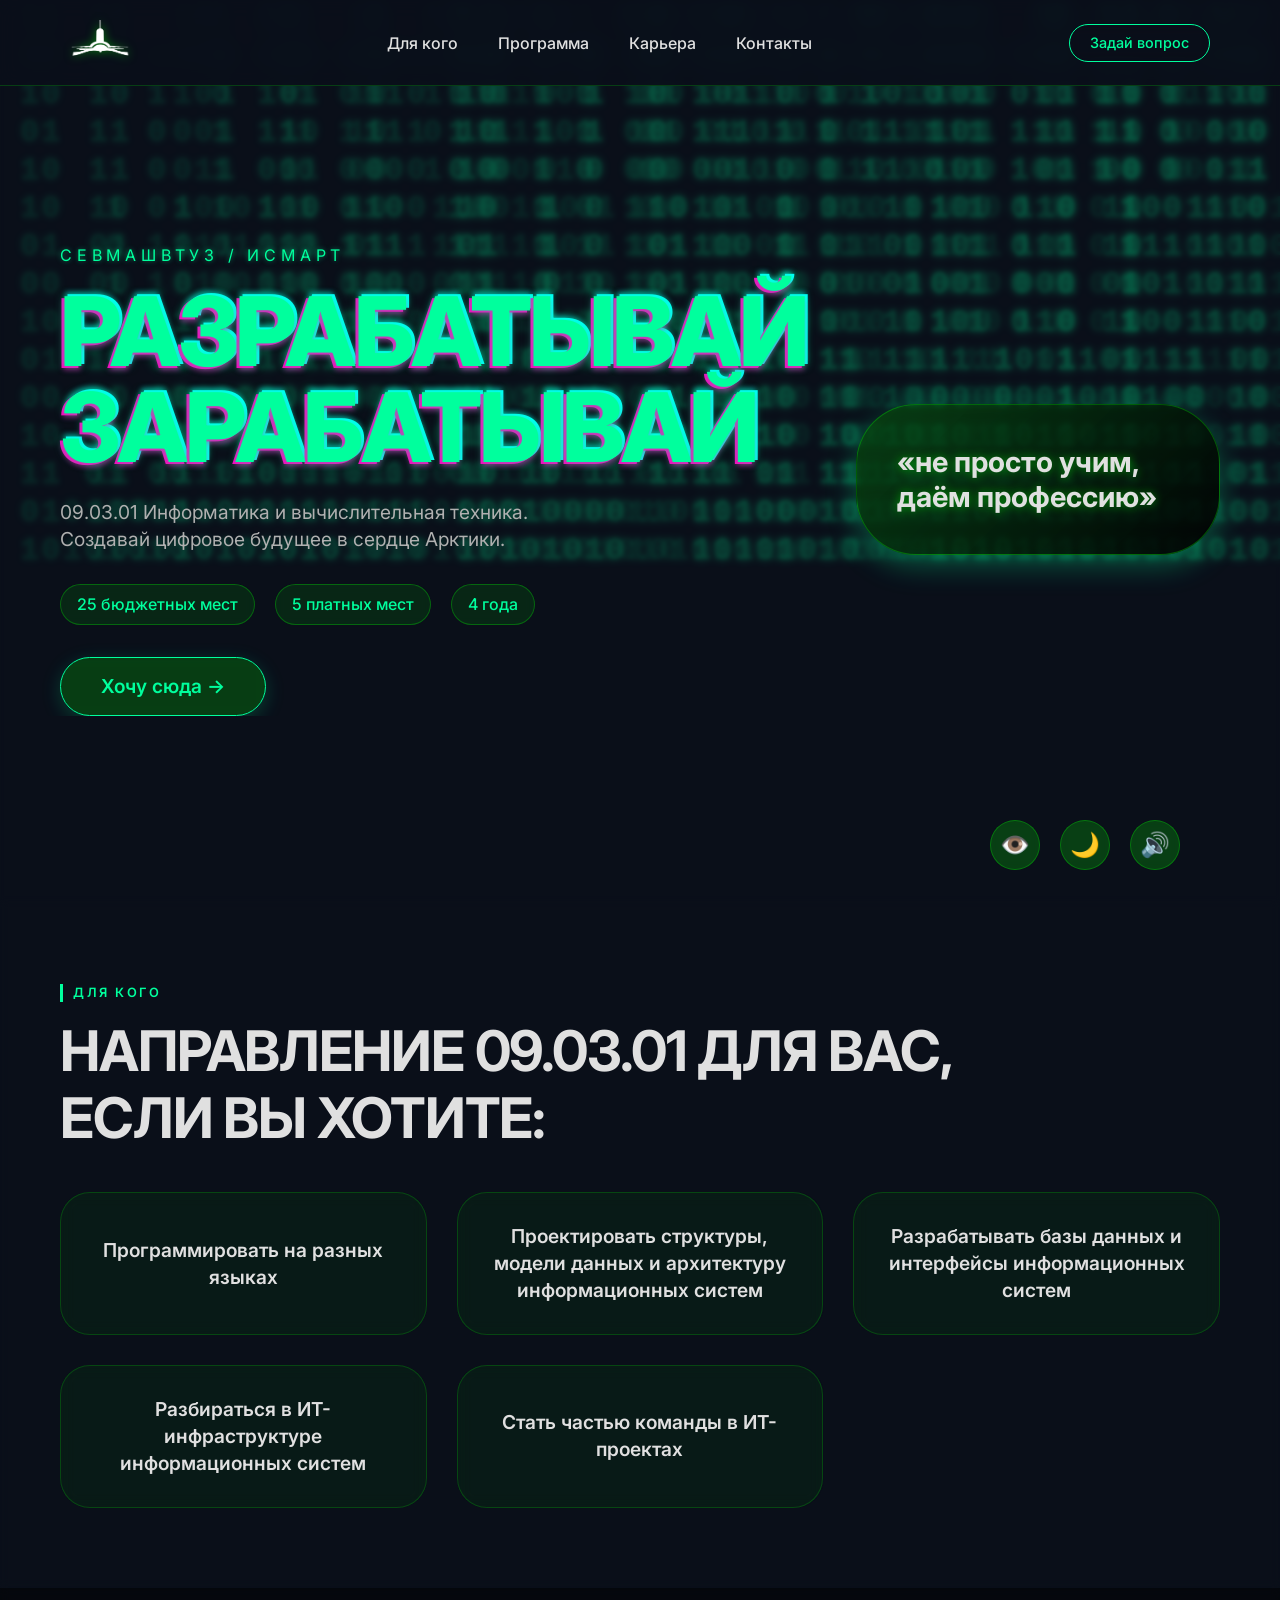
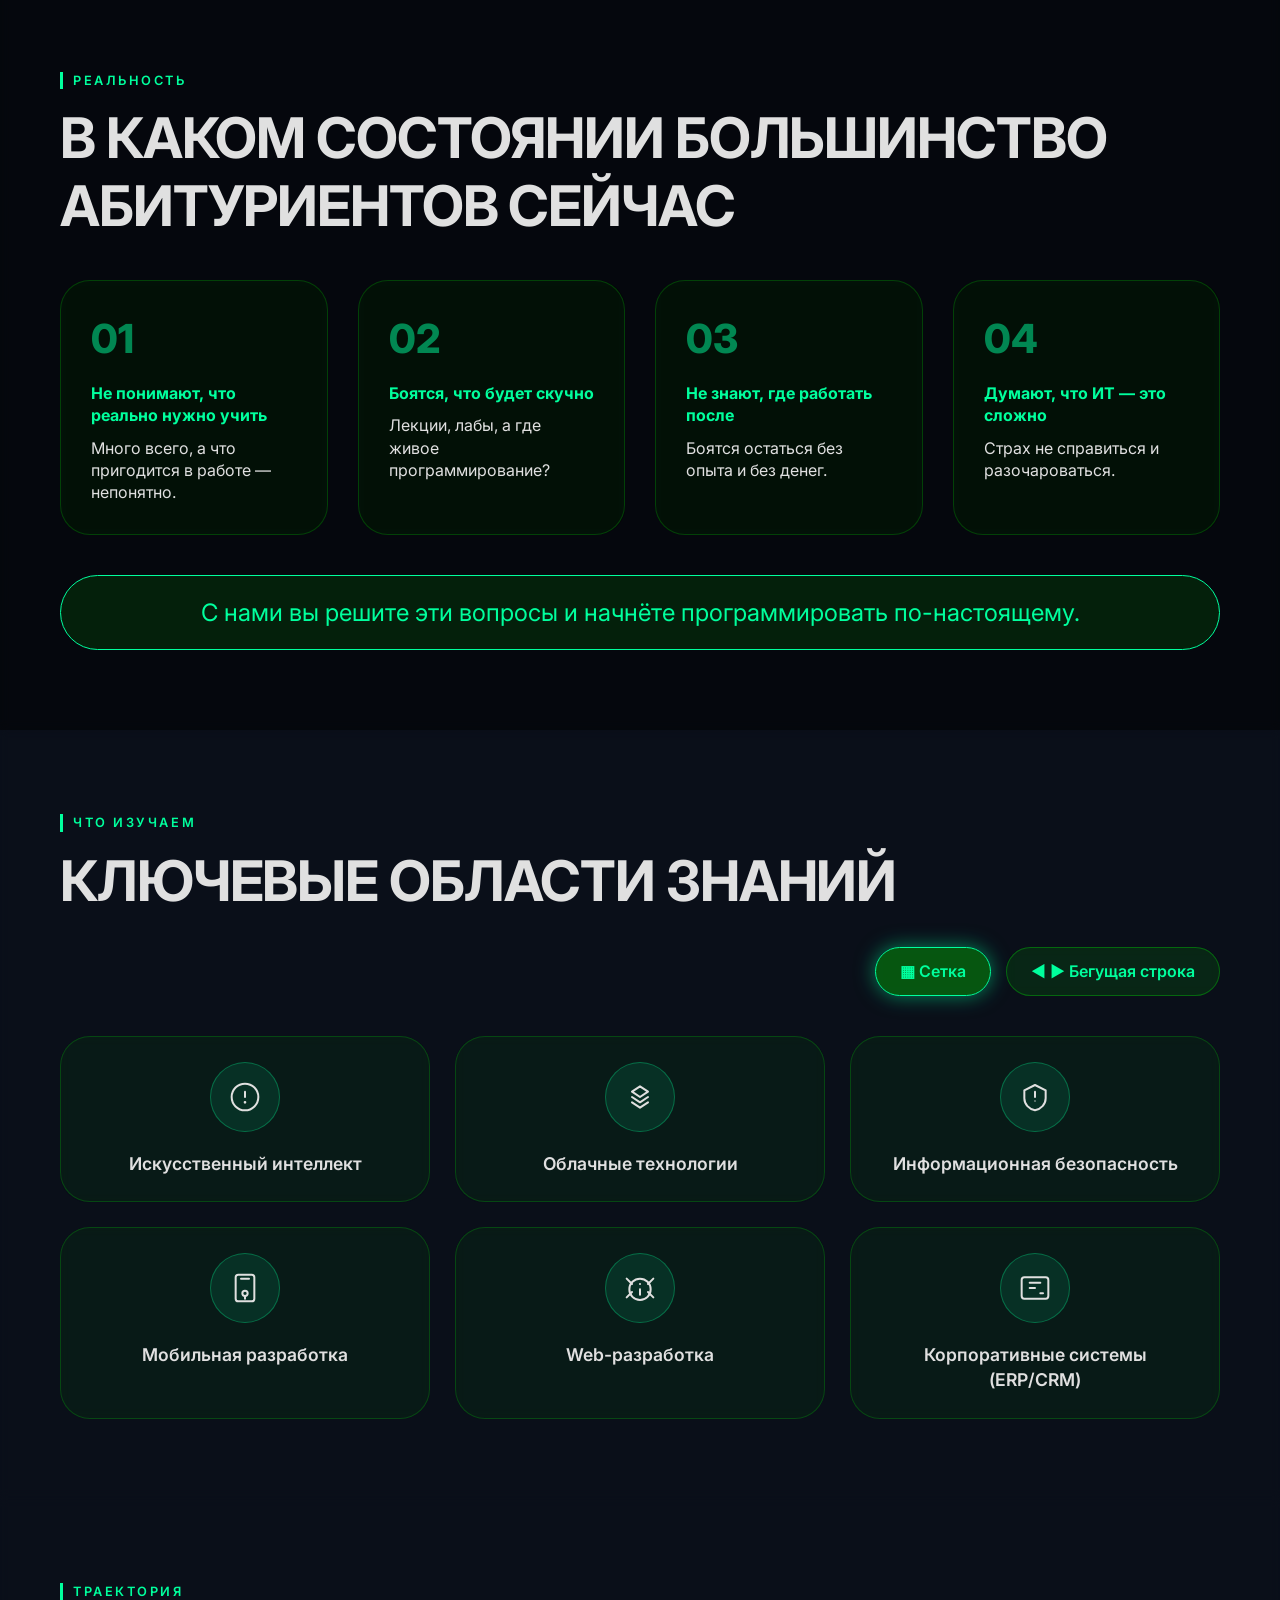
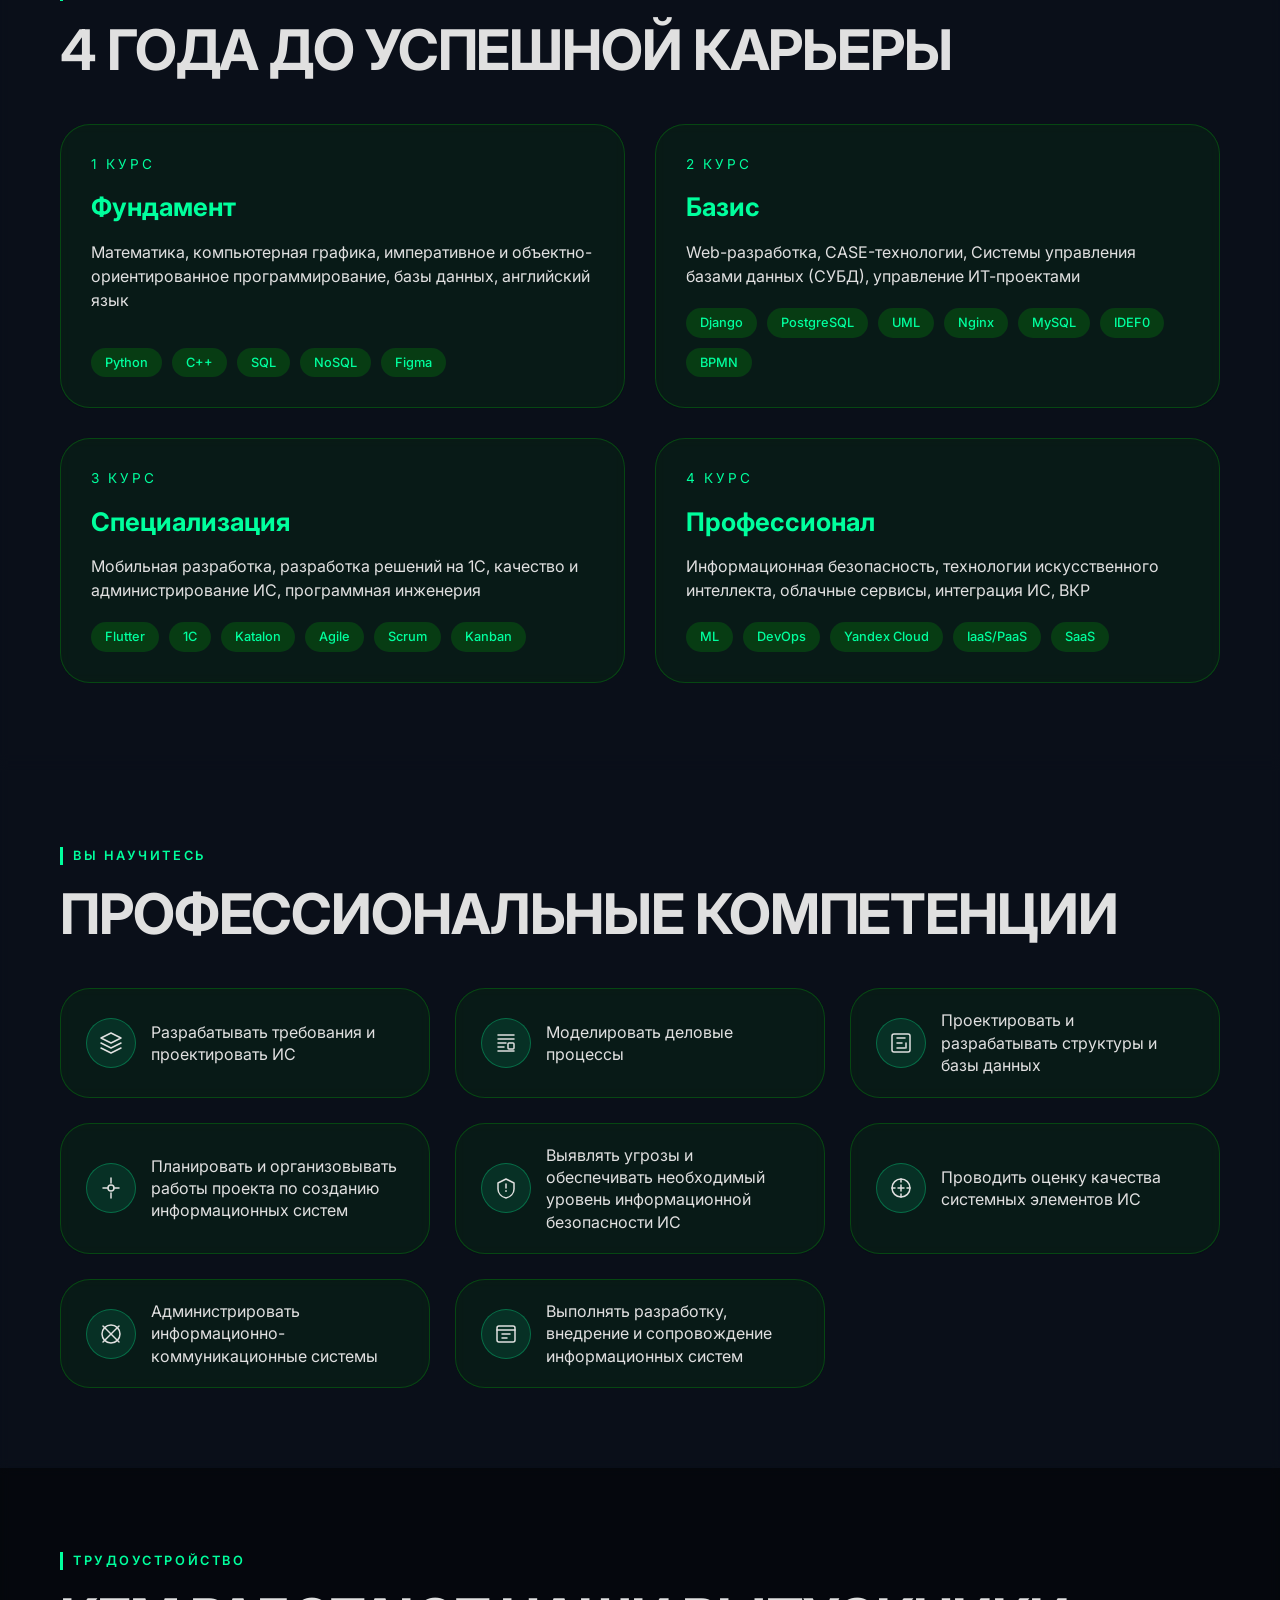
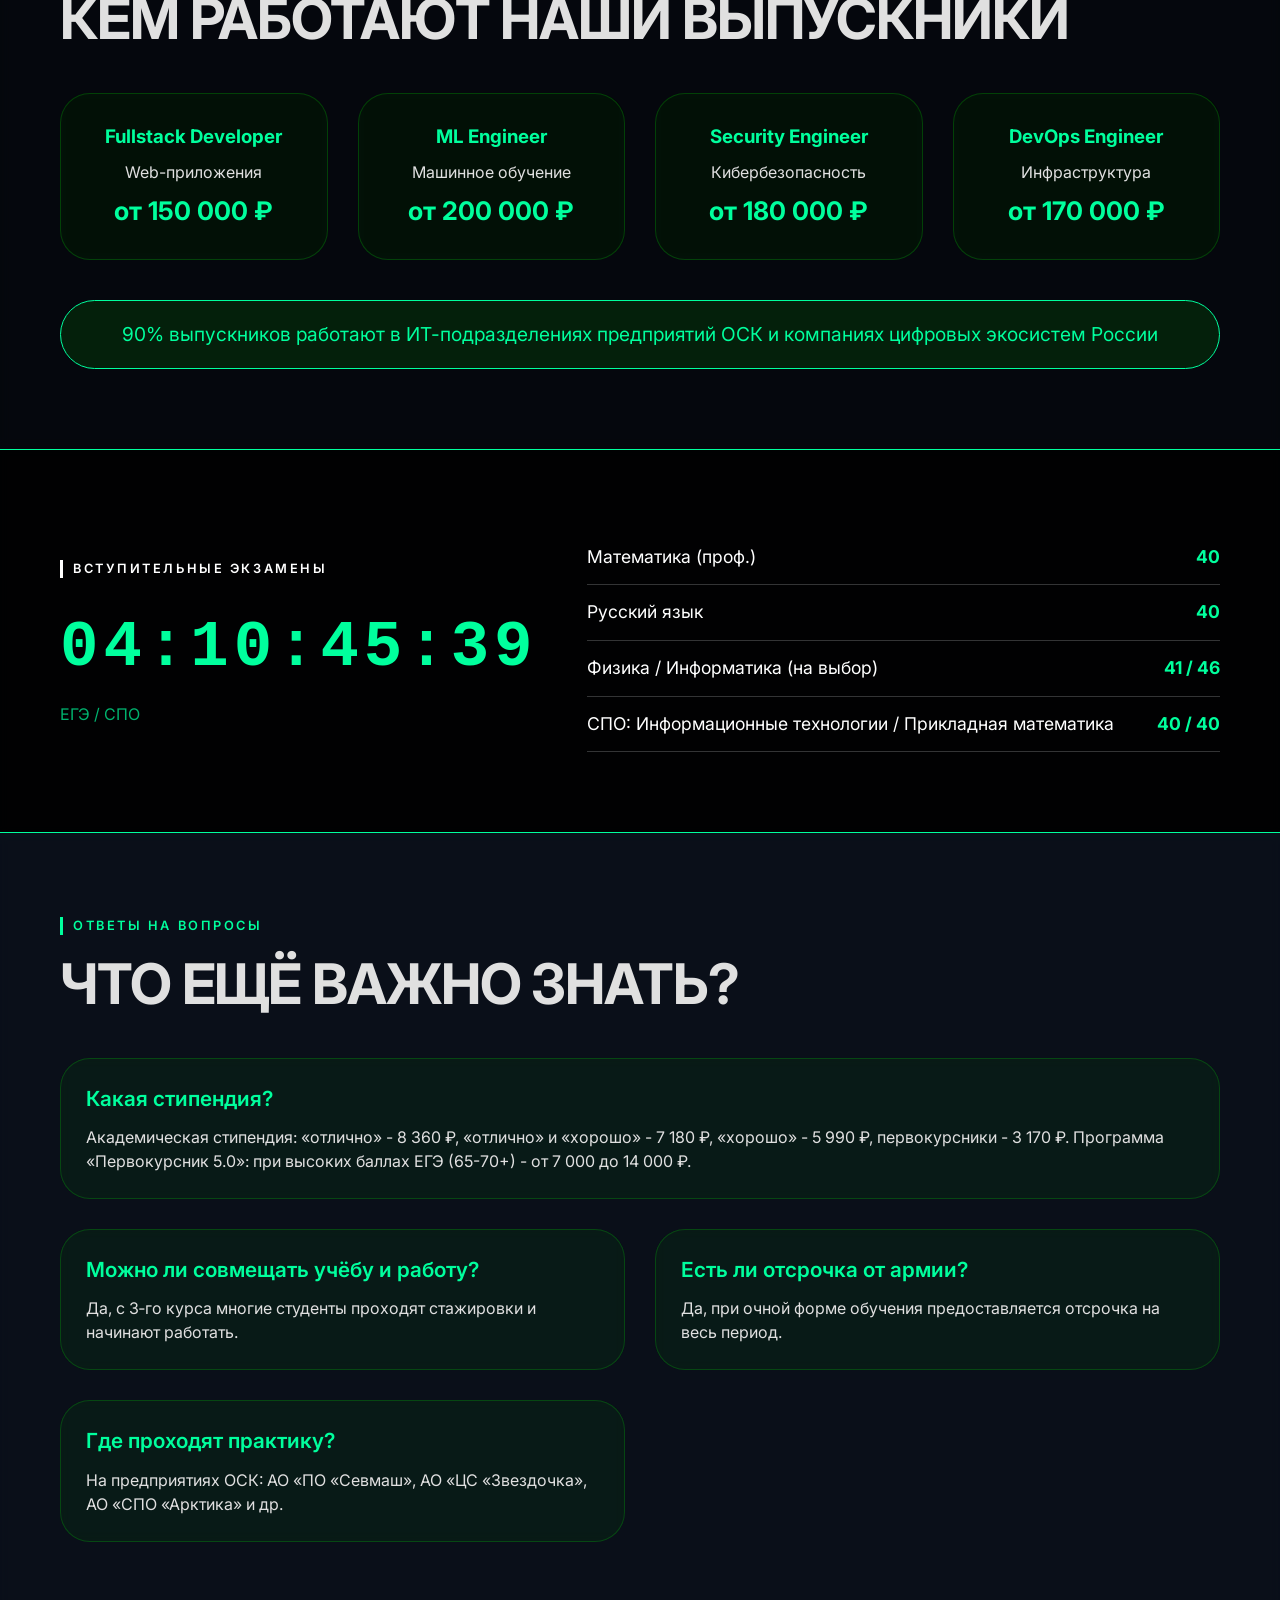
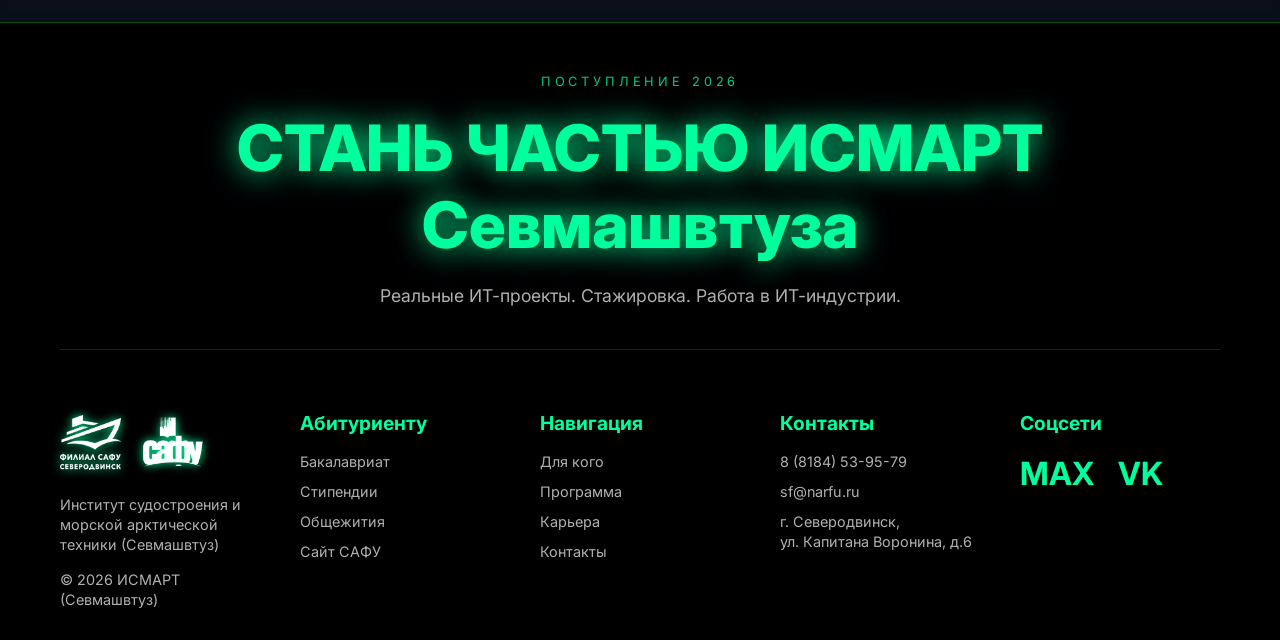
<file: index.html>
<!DOCTYPE html>
<html lang="ru">
<head>
    <meta charset="UTF-8">
    <meta name="viewport" content="width=device-width, initial-scale=1.0, viewport-fit=cover">
    <title>ИСМАРТ | 09.03.01 Информатика и ВТ</title>

    <!-- CSS подключения-->
    <link rel="stylesheet" href="css/variables.css">
    <link rel="stylesheet" href="css/matrix.css">
    <link rel="stylesheet" href="css/base.css">
    <link rel="stylesheet" href="css/header.css">
    <link rel="stylesheet" href="css/hero.css">
    <link rel="stylesheet" href="css/target.css">
    <link rel="stylesheet" href="css/state.css">
    <link rel="stylesheet" href="css/skills.css">
    <link rel="stylesheet" href="css/stages.css">
    <link rel="stylesheet" href="css/competencies.css">
    <link rel="stylesheet" href="css/career.css">
    <link rel="stylesheet" href="css/exams.css">
    <link rel="stylesheet" href="css/faq.css">
    <link rel="stylesheet" href="css/footer.css">
    <link rel="stylesheet" href="css/animations.css">
    <link rel="stylesheet" href="css/responsive.css">

    <link rel="icon" type="image/x-icon" href="images/favicon.ico">

    <link href="https://fonts.googleapis.com/css2?family=Inter:wght@400;500;600;700;800&display=swap" rel="stylesheet">
</head>
<body>

<!-- БЛОК: ШАПКА САЙТА (HEADER)-->
<div data-include="sections/header.html"></div>

<!-- БЛОК: ГЛАВНЫЙ ЭКРАН (HERO)-->
<div data-include="sections/hero.html"></div>

<!-- БЛОК: ДЛЯ КОГО (TARGET)-->
<div data-include="sections/target.html"></div>

<!-- БЛОК: СОСТОЯНИЕ АБИТУРИЕНТОВ (STATE)-->
<div data-include="sections/state.html"></div>

<!-- БЛОК: ЧТО ИЗУЧАЕМ (SKILLS)-->
<div data-include="sections/skills.html"></div>

<!-- БЛОК: ТРАЕКТОРИЯ ОБУЧЕНИЯ (STAGES)-->
<div data-include="sections/stages.html"></div>

<!-- БЛОК: ПРОФЕССИОНАЛЬНЫЕ КОМПЕТЕНЦИИ (COMPETENCIES)-->
<div data-include="sections/competencies.html"></div>

<!-- БЛОК: КАРЬЕРА (CAREER)-->
<div data-include="sections/career.html"></div>

<!-- БЛОК: ВСТУПИТЕЛЬНЫЕ ЭКЗАМЕНЫ (EXAMS)-->
<div data-include="sections/exams.html"></div>

<!-- БЛОК: ВОПРОСЫ-ОТВЕТЫ (FAQ)-->
<div data-include="sections/faq.html"></div>

<!-- БЛОК: ПОДВАЛ (FOOTER)-->
<div data-include="sections/footer.html"></div>

<!-- Кнопка Наверх -->
<div class="scroll-top-btn" id="scrollTopBtn" title="Наверх">↑</div>

<!-- Кнопки управления -->
<div class="sound-toggle" id="soundToggle" title="Вкл/Выкл звук">🔊</div>
<div class="theme-toggle" id="themeToggle" title="Светлая/Тёмная тема">🌙</div>
<div class="visual-toggle" id="visualToggle" title="Режим для слабовидящих">👁️</div>

<script src="js/script.js"></script>
</body>
</html>
</file>
<file: css/variables.css>
/* ==========================================
   ПЕРЕМЕННЫЕ (ДИЗАЙН-ТОКЕНЫ)
   ========================================== */

/* ТЕМНАЯ ТЕМА (по умолчанию) */
:root {
    /* Цвета */
    --bg-primary: #0a0f1a;
    --bg-secondary: #141c2c;
    --bg-tertiary: rgba(10, 15, 26, 0.8);
    --accent-green: #00ff9d;
    --accent-green-dark: #00cc7d;
    --accent-pink: #ff00c1;
    --accent-cyan: #00fff9;
    --text-primary: #e0e0e0;
    --text-secondary: #b0b0b0;
    --text-muted: #6c7a8a;
    --card-bg: rgba(0, 255, 0, 0.05);
    --card-border: rgba(0, 255, 0, 0.2);
    --hero-bg: rgba(10, 15, 26, 0.6);
    --footer-bg: rgba(0, 0, 0, 0.95);
    --section-bg: transparent;

    /* Шрифты */
    --font-main: 'Inter', sans-serif;
    --font-mono: 'Courier New', monospace;

    /* Радиусы */
    --radius-sm: 20px;
    --radius-md: 30px;
    --radius-lg: 40px;
    --radius-xl: 60px;
    --radius-full: 50px;

    /* Тени */
    --shadow-sm: 0 2px 10px rgba(0, 255, 157, 0.1);
    --shadow-md: 0 5px 20px rgba(0, 255, 157, 0.2);
    --shadow-lg: 0 10px 30px rgba(0, 255, 157, 0.3);
    --shadow-xl: 0 0 30px rgba(0, 255, 157, 0.5);

    /* Анимации */
    --transition-fast: 0.2s;
    --transition: 0.3s;
    --transition-slow: 0.5s;

    /* Z-index слои */
    --z-negative: -2;
    --z-bg: -1;
    --z-default: 1;
    --z-content: 2;
    --z-nav: 100;
    --z-modal: 1000;
}

/* СВЕТЛАЯ ТЕМА - все блоки имеют светлый фон */
:root[data-theme="light"] {
    --bg-primary: #f8f9fc;
    --bg-secondary: #ffffff;
    --bg-tertiary: rgba(255, 255, 255, 0.95);
    --accent-green: #0066cc;
    --accent-green-dark: #0052a3;
    --accent-pink: #cc3366;
    --accent-cyan: #0099cc;
    --text-primary: #1a1a2e;
    --text-secondary: #4a4a6a;
    --text-muted: #8a8a9e;
    --card-bg: #ffffff;
    --card-border: rgba(0, 102, 204, 0.15);
    --hero-bg: #f8f9fc;
    --footer-bg: #e8ecf2;
    --section-bg: #ffffff;
    --shadow-sm: 0 2px 10px rgba(0, 0, 0, 0.05);
    --shadow-md: 0 5px 20px rgba(0, 0, 0, 0.08);
    --shadow-lg: 0 10px 30px rgba(0, 0, 0, 0.1);
    --shadow-xl: 0 0 30px rgba(0, 102, 204, 0.15);
}

/* РЕЖИМ ДЛЯ СЛАБОВИДЯЩИХ (увеличенный контраст и шрифт) */
:root[data-visual="high-contrast"] {
    --text-primary: #ffffff;
    --text-secondary: #ffffcc;
    --text-muted: #ffcc99;
    --accent-green: #ffff00;
    --accent-green-dark: #ffcc00;
    --card-border: rgba(255, 255, 255, 0.5);
}

.visual-mode-active {
    font-size: 18px;
}

.visual-mode-active h1 {
    font-size: clamp(4rem, 12vw, 7rem);
}

.visual-mode-active h2 {
    font-size: clamp(2.5rem, 6vw, 4rem);
}

.visual-mode-active p,
.visual-mode-active li,
.visual-mode-active .skill-item,
.visual-mode-active .target-item,
.visual-mode-active .competency-item {
    font-size: 1.2rem;
    line-height: 1.6;
}

.visual-mode-active .btn-primary,
.visual-mode-active .nav-question-btn {
    font-size: 1.1rem;
    padding: 12px 28px;
}
</file>
<file: css/matrix.css>
/* ================
   МАТРИЧНЫЙ ФОН
   ==============*/

/* ТЁМНАЯ ТЕМА (по умолчанию) — бинарный код */
.matrix-js-bg {
    position: fixed;
    top: 0;
    left: 0;
    width: 100%;
    height: 100%;
    pointer-events: none;
    z-index: -1;
    overflow: hidden;
}

.matrix-column {
    position: absolute;
    color: #00ff9d;
    font-family: 'Courier New', monospace;
    font-size: 32px;
    line-height: 38px;
    white-space: pre;
    opacity: 0.2;
    text-shadow: 0 0 8px #00ff9d;
    font-weight: bold;
    letter-spacing: 2px;
    animation: matrixFall linear infinite;
}

/* Разная скорость и задержка для каждой колонки */
.matrix-column:nth-child(odd) {
    animation-duration: 12s;
}
.matrix-column:nth-child(even) {
    animation-duration: 18s;
}
.matrix-column:nth-child(3n) {
    animation-duration: 15s;
}
.matrix-column:nth-child(5n+2) {
    animation-duration: 20s;
}

@keyframes matrixFall {
    0% {
        transform: translateY(-100%);
    }
    100% {
        transform: translateY(100vh);
    }
}

:root[data-theme="light"] .matrix-js-bg {
    opacity: 0;
    visibility: hidden;
}

@media (max-width: 768px) {
    .matrix-column {
        font-size: 26px;
        line-height: 32px;
        opacity: 0.15;
    }
}

@media (max-width: 480px) {
    .matrix-column {
        font-size: 20px;
        line-height: 26px;
        opacity: 0.12;
    }
}
</file>
<file: css/base.css>
/* ==========================================
   БАЗОВЫЕ СТИЛИ
   ========================================== */
* {
    margin: 0;
    padding: 0;
    box-sizing: border-box;
}

body {
    background-color: var(--bg-primary);
    color: var(--text-primary);
    font-family: var(--font-main);
    line-height: 1.4;
    overflow-x: hidden;
}

.container {
    max-width: 1200px;
    margin: 0 auto;
    padding: 0 30px;
    position: relative;
    z-index: var(--z-content);
}

/* Типографика */
h1 {
    font-size: clamp(3.5rem, 10vw, 6rem);
    font-weight: 800;
    line-height: 1;
    text-transform: uppercase;
    letter-spacing: -0.03em;
    margin-bottom: 1rem;
}

:root[data-theme="dark"] h1 {
    text-shadow: 0 0 10px rgba(0,255,0,0.3);
}

:root[data-theme="light"] h1 {
    text-shadow: none;
}

h2 {
    font-size: clamp(2.2rem, 5vw, 3.5rem);
    font-weight: 700;
    line-height: 1.2;
    margin-bottom: 2rem;
    letter-spacing: -0.02em;
}

:root[data-theme="dark"] h2 {
    text-shadow: 0 0 8px rgba(0,255,0,0.2);
}

:root[data-theme="light"] h2 {
    text-shadow: none;
}

.section-tag {
    display: inline-block;
    font-size: 0.8rem;
    font-weight: 600;
    letter-spacing: 0.2em;
    text-transform: uppercase;
    color: var(--accent-green);
    margin-bottom: 1rem;
    border-left: 3px solid var(--accent-green);
    padding-left: 10px;
}

:root[data-theme="dark"] .section-tag {
    text-shadow: 0 0 5px rgba(0,255,157,0.5);
}

.section-tag.light {
    color: #fff;
    border-left-color: #fff;
}

:root[data-theme="light"] .section-tag.light {
    color: white;
    border-left-color: white;
}

/* Стили для всех секций в светлой теме */
:root[data-theme="light"] .target-section,
:root[data-theme="light"] .state-section,
:root[data-theme="light"] .skills-section,
:root[data-theme="light"] .stages-section,
:root[data-theme="light"] .competencies-section,
:root[data-theme="light"] .career-section,
:root[data-theme="light"] .faq-section {
    background: var(--bg-primary);
    backdrop-filter: none;
}

:root[data-theme="light"] .target-section,
:root[data-theme="light"] .skills-section,
:root[data-theme="light"] .stages-section,
:root[data-theme="light"] .competencies-section,
:root[data-theme="light"] .faq-section {
    background: #ffffff;
}

:root[data-theme="light"] .state-section,
:root[data-theme="light"] .career-section {
    background: #f0f2f5;
}

/* Карточки в светлой теме */
:root[data-theme="light"] .target-item,
:root[data-theme="light"] .state-card,
:root[data-theme="light"] .skill-item,
:root[data-theme="light"] .stage-card,
:root[data-theme="light"] .competency-item,
:root[data-theme="light"] .career-card,
:root[data-theme="light"] .faq-item {
    background: #ffffff;
    backdrop-filter: none;
    border: 1px solid #e0e0e0;
    box-shadow: 0 2px 8px rgba(0, 0, 0, 0.05);
}

:root[data-theme="light"] .target-item:hover,
:root[data-theme="light"] .state-card:hover,
:root[data-theme="light"] .skill-item:hover,
:root[data-theme="light"] .stage-card:hover,
:root[data-theme="light"] .competency-item:hover,
:root[data-theme="light"] .career-card:hover,
:root[data-theme="light"] .faq-item:hover {
    box-shadow: 0 8px 25px rgba(0, 0, 0, 0.1);
    transform: translateY(-4px);
}

/* ==========================================
   РЕЖИМ ДЛЯ СЛАБОВИДЯЩИХ
   ========================================== */

/* Общие стили для режима слабовидящих */
.visual-mode-active {
    font-size: 18px;
    overflow-x: hidden;
}

.visual-mode-active * {
    max-width: 100%;
    box-sizing: border-box;
}

/* Увеличение шрифтов */
.visual-mode-active h1 {
    font-size: clamp(3.5rem, 10vw, 6rem);
}

.visual-mode-active h2 {
    font-size: clamp(2.5rem, 6vw, 4rem);
}

.visual-mode-active p,
.visual-mode-active li,
.visual-mode-active .skill-item,
.visual-mode-active .target-item,
.visual-mode-active .competency-item,
.visual-mode-active .stage-card p,
.visual-mode-active .faq-item p,
.visual-mode-active .career-card p,
.visual-mode-active .hero-description {
    font-size: 1.2rem;
    line-height: 1.5;
}

.visual-mode-active .btn-primary,
.visual-mode-active .nav-question-btn {
    font-size: 1.1rem;
    padding: 12px 28px;
}

.visual-mode-active .hero-stats-mini span {
    font-size: 0.95rem;
    padding: 8px 16px;
}

/* Фикс для заголовка в режиме для слабовидящих — без разрывов слов */
.visual-mode-active .hero h1 {
    display: block;
    text-align: center;
}

.visual-mode-active .hero h1 .glitch-word {
    white-space: nowrap;
    display: inline-block;
    text-align: center;
}

.visual-mode-active .hero h1 br {
    display: inline;
}

/* Для мобилок в режиме слабовидящих */
@media (max-width: 768px) {
    .visual-mode-active .hero h1 .glitch-word {
        white-space: normal;
        word-break: keep-all;
        display: block;
    }

    .visual-mode-active .hero h1 br {
        display: none;
    }

    .visual-mode-active h1 {
        font-size: 2.5rem;
    }

    .visual-mode-active h2 {
        font-size: 2rem;
    }
}

@media (max-width: 480px) {
    .visual-mode-active h1 {
        font-size: 2rem;
    }

    .visual-mode-active h2 {
        font-size: 1.6rem;
    }

    .visual-mode-active p,
    .visual-mode-active .skill-item,
    .visual-mode-active .target-item {
        font-size: 1rem;
    }
}
</file>
<file: css/header.css>
/* ==========================================
   ШАПКА САЙТА (HEADER)
   ========================================== */
.nav-bar {
    position: fixed;
    top: 0;
    left: 0;
    right: 0;
    z-index: var(--z-nav);
    background: rgba(10,15,26,0.9);
    backdrop-filter: blur(10px);
    border-bottom: 1px solid rgba(0,255,0,0.2);
    transition: transform 0.3s ease-in-out;
}

/* Скрытая шапка */
.nav-bar.hidden {
    transform: translateY(-100%);
}

.nav-bar .container {
    display: flex;
    justify-content: space-between;
    align-items: center;
    padding: 20px 30px;
}

.nav-logo img {
    height: 40px;
    filter: brightness(0) invert(1) drop-shadow(0 0 5px rgba(0,255,0,0.5));
}

/* Меню по центру */
.nav-menu {
    display: flex;
    gap: 40px;
    margin: 0 auto;
}

.nav-menu a {
    font-weight: 500;
    cursor: pointer;
    color: var(--text-primary);
    transition: var(--transition);
    text-decoration: none;
}

.nav-menu a:hover {
    color: var(--accent-green);
    text-shadow: 0 0 10px var(--accent-green);
}

.nav-question-btn {
    background: transparent;
    border: 1px solid var(--accent-green);
    color: var(--accent-green);
    padding: 8px 20px;
    border-radius: var(--radius-full);
    font-weight: 500;
    text-decoration: none;
    transition: var(--transition);
    backdrop-filter: blur(5px);
    font-size: 0.9rem;
    flex-shrink: 0;
}

.nav-question-btn:hover {
    background: var(--accent-green);
    color: var(--bg-primary);
    box-shadow: 0 0 15px var(--accent-green);
}

@media (max-width: 768px) {
    .nav-bar .container {
        flex-direction: column;
        padding: 12px 20px;
        gap: 12px;
    }

    .nav-logo {
        order: 1;
    }

    .nav-question-btn {
        order: 2;
        padding: 6px 16px;
        font-size: 0.8rem;
    }

    .nav-bar .container {
        display: flex;
        flex-direction: row;
        flex-wrap: wrap;
        justify-content: center;
        gap: 15px;
    }

    .nav-menu {
        order: 3;
        width: 100%;
        justify-content: center;
        gap: 25px;
        margin: 5px 0 0 0;
    }

    .nav-menu a {
        font-size: 0.85rem;
        padding: 5px 0;
    }

    .nav-logo img {
        height: 32px;
    }
}

@media (max-width: 480px) {
    .nav-bar .container {
        padding: 10px 15px;
        gap: 10px;
    }

    .nav-logo img {
        height: 28px;
    }

    .nav-menu {
        gap: 18px;
    }

    .nav-menu a {
        font-size: 0.75rem;
    }

    .nav-question-btn {
        padding: 5px 12px;
        font-size: 0.7rem;
    }
}

@media (min-width: 769px) {
    .nav-bar .container {
        flex-direction: row;
        justify-content: space-between;
    }

    .nav-logo {
        order: 1;
    }

    .nav-menu {
        order: 2;
        margin: 0 auto;
    }

    .nav-question-btn {
        order: 3;
    }
}

@media (max-width: 320px) {
    .nav-bar .container {
        flex-direction: column;
        align-items: center;
    }

    .nav-question-btn {
        margin-top: 5px;
    }
}

/* Светлая тема для шапки — фон остаётся тёмным, но кнопки светлеют */
:root[data-theme="light"] .nav-bar {
    background: rgba(10,15,26,0.95);
    border-bottom: 1px solid rgba(255,255,255,0.2);
}

:root[data-theme="light"] .nav-menu a {
    color: #ffffff;
}

:root[data-theme="light"] .nav-menu a:hover {
    color: #0066cc;
}

:root[data-theme="light"] .nav-question-btn {
    border: 1px solid #ffffff;
    color: #ffffff;
}

:root[data-theme="light"] .nav-question-btn:hover {
    background: #ffffff;
    color: #0a0f1a;
    box-shadow: 0 0 15px rgba(255,255,255,0.3);
}

:root[data-theme="light"] .nav-logo img {
    filter: brightness(0) invert(1);
}

.nav-bar.hidden {
    transform: translateY(-100%);
}
</file>
<file: css/hero.css>
/* ==========================================
   ГЛАВНЫЙ ЭКРАН (HERO)
   ========================================== */
.hero {
    min-height: 100vh;
    display: flex;
    align-items: center;
    padding: 140px 0 80px;
    background: var(--hero-bg);
    backdrop-filter: blur(2px);
    position: relative;
    overflow-x: clip;
    overflow-y: visible;
}

.hero-grid {
    display: grid;
    grid-template-columns: 1fr 1fr;
    gap: 50px;
    align-items: center;
}

.hero-sup {
    font-size: 1rem;
    letter-spacing: 0.3em;
    text-transform: uppercase;
    color: var(--accent-green);
    margin-bottom: 1rem;
    text-shadow: 0 0 5px rgba(0,255,157,0.5);
    word-break: keep-all;
    white-space: nowrap;
}

:root[data-theme="light"] .hero-sup {
    text-shadow: none;
}

.hero .hero-image {
    background: linear-gradient(135deg, rgba(0,255,0,0.2), rgba(0,0,0,0.8));
    padding: 40px;
    border-radius: var(--radius-xl);
    border: 1px solid rgba(0,255,0,0.3);
    backdrop-filter: blur(5px);
    box-shadow: var(--shadow-lg);
    cursor: pointer;
    transition: all 0.3s ease;
    width: 100%;
    max-width: 450px;
    min-width: 280px;
    will-change: transform;
    box-sizing: border-box;
    margin: 0 auto;
}

/* Светлая тема для hero-image */
:root[data-theme="light"] .hero .hero-image {
    background: linear-gradient(135deg, rgba(0,102,204,0.1), rgba(0,102,204,0.05));
    border: 1px solid rgba(0,102,204,0.3);
    box-shadow: 0 10px 30px rgba(0,0,0,0.1);
}

.hero .hero-image.teleport-active {
    position: relative !important;
    transition: transform 0.5s cubic-bezier(0.4, 0, 0.2, 1);
}

.hero .hero-image:hover {
    border-color: var(--accent-pink);
    box-shadow: 0 0 50px rgba(255,0,255,0.3);
}

:root[data-theme="light"] .hero .hero-image:hover {
    border-color: #cc3366;
    box-shadow: 0 0 30px rgba(204,51,102,0.3);
}

.hero-quote {
    font-size: 2rem;
    font-weight: 700;
    line-height: 1.2;
    text-shadow: 0 0 10px rgba(0,255,0,0.5);
    pointer-events: none;
    word-break: break-word;
}

:root[data-theme="light"] .hero-quote {
    text-shadow: 0 0 10px rgba(0,102,204,0.3);
    color: var(--text-primary);
}

.hero-description {
    font-size: 1.2rem;
    color: var(--text-secondary);
    margin: 1.5rem 0;
    line-height: 1.4;
}

.hero-stats-mini {
    display: flex;
    gap: 20px;
    margin: 2rem 0;
    flex-wrap: wrap;
}

.hero-stats-mini span {
    background: rgba(0,255,0,0.1);
    backdrop-filter: blur(5px);
    padding: 8px 16px;
    border-radius: var(--radius-full);
    font-weight: 500;
    border: 1px solid rgba(0,255,0,0.3);
    color: var(--accent-green);
}

:root[data-theme="light"] .hero-stats-mini span {
    background: rgba(0,102,204,0.1);
    border: 1px solid rgba(0,102,204,0.3);
    color: #0066cc;
}

.btn-primary {
    display: inline-block;
    background: rgba(0,255,0,0.2);
    color: var(--accent-green);
    padding: 15px 40px;
    border-radius: var(--radius-full);
    text-decoration: none;
    font-weight: 600;
    font-size: 1.2rem;
    transition: var(--transition);
    border: 1px solid var(--accent-green);
    backdrop-filter: blur(5px);
    box-shadow: var(--shadow-md);
}

:root[data-theme="light"] .btn-primary {
    background: rgba(0,102,204,0.1);
    color: #0066cc;
    border: 1px solid #0066cc;
}

.btn-primary:hover {
    background: var(--accent-green);
    color: var(--bg-primary);
    box-shadow: var(--shadow-xl);
}

:root[data-theme="light"] .btn-primary:hover {
    background: #0066cc;
    color: white;
}

/* Десктоп фикс — квадрат не обрезается */
@media (min-width: 769px) {
    .hero .hero-image {
        min-width: 300px;
        max-width: 450px;
        padding: 40px;
    }

    .hero-quote {
        font-size: 1.8rem;
    }
}

/* Мобильная адаптация */
@media (max-width: 768px) {
    .hero {
        padding: 110px 0 60px;
        min-height: auto;
    }

    .hero-grid {
        grid-template-columns: 1fr;
        gap: 30px;
    }

    .hero-text {
        text-align: center;
        order: 1;
        padding-top: 10px;
    }

    .hero-sup {
        white-space: normal;
        letter-spacing: 0.15em;
        font-size: 0.85rem;
    }

    h1 {
        font-size: 2.5rem;
        word-break: break-word;
    }

    .hero-description {
        font-size: 1rem;
        word-break: break-word;
    }

    .hero-stats-mini {
        justify-content: center;
        flex-wrap: wrap;
    }

    .hero-stats-mini span {
        font-size: 0.8rem;
        padding: 5px 12px;
    }

    .hero .hero-image {
        max-width: 90%;
        width: auto;
        margin: 0 auto;
        padding: 25px;
        order: 2;
        cursor: default;
        box-sizing: border-box;
        box-shadow: none;
        text-shadow: none;
    }

    .hero .hero-image .hero-quote {
        text-shadow: none;
    }

    .hero .hero-image:hover {
        box-shadow: none;
    }

    .hero-quote {
        font-size: 1.2rem;
        text-align: center;
        word-break: break-word;
    }

    .btn-primary {
        padding: 12px 30px;
        font-size: 1rem;
    }
}

@media (max-width: 480px) {
    .hero {
        padding: 100px 0 50px;
    }

    h1 {
        font-size: 2rem;
    }

    .hero-sup {
        font-size: 0.7rem;
        letter-spacing: 0.1em;
    }

    .hero-description {
        font-size: 0.9rem;
    }

    .hero .hero-image {
        max-width: 95%;
        padding: 20px;
    }

    .hero-quote {
        font-size: 1rem;
    }
}

/* Режим для слабовидящих — фикс выезжания текста и квадрата */
.visual-mode-active .hero-text {
    overflow-x: visible;
    word-wrap: break-word;
    overflow-wrap: break-word;
}

.visual-mode-active .hero-sup {
    white-space: normal;
    word-break: break-word;
}

.visual-mode-active h1 {
    word-break: break-word;
    white-space: normal;
}

.visual-mode-active .hero-description {
    word-break: break-word;
    white-space: normal;
}

.visual-mode-active .hero .hero-image {
    max-width: 400px;
    padding: 30px;
}

.visual-mode-active .hero-quote {
    font-size: 1.5rem;
}

@media (max-width: 768px) {
    .visual-mode-active .hero .hero-image {
        max-width: 85%;
        padding: 20px;
    }

    .visual-mode-active .hero-quote {
        font-size: 1.1rem;
    }
}

/* Светлая тема на мобилках — убираем тень у квадрата */
@media (max-width: 768px) {
    :root[data-theme="light"] .hero .hero-image {
        box-shadow: none;
    }

    :root[data-theme="light"] .hero .hero-image:hover {
        box-shadow: none;
    }

    :root[data-theme="light"] .hero-quote {
        text-shadow: none;
    }
}
</file>
<file: css/target.css>
/* ==========================================
   СЕКЦИЯ "ДЛЯ КОГО" (TARGET)
   ========================================== */
.target-section {
    position: relative;
    padding: 80px 0;
    background: var(--bg-tertiary);
    backdrop-filter: blur(5px);
}

.target-grid {
    display: grid;
    grid-template-columns: repeat(3, 1fr);
    gap: 30px;
    margin-top: 40px;
}

.target-item {
    background: rgba(0, 255, 0, 0.05);
    backdrop-filter: blur(8px);
    padding: 30px 25px;
    border-radius: var(--radius-md);
    border: 1px solid rgba(0, 255, 0, 0.2);
    transition: var(--transition);
    cursor: pointer;
    font-weight: 600;
    text-align: center;
    font-size: 1.2rem;
    line-height: 1.4;
    word-break: break-word;
    display: flex;
    flex-direction: column;
    justify-content: center;
    height: 100%;
}

.target-item:hover {
    border-color: var(--accent-green);
    background: rgba(0, 255, 0, 0.1);
    transform: translateY(-5px);
    box-shadow: var(--shadow-lg);
}

.target-item:last-child {
    grid-column: auto;
}

/* Адаптив для планшетов */
@media (max-width: 900px) {
    .target-grid {
        grid-template-columns: repeat(2, 1fr);
        gap: 25px;
    }
}

/* Адаптив для мобилок */
@media (max-width: 600px) {
    .target-grid {
        grid-template-columns: 1fr;
        gap: 20px;
    }

    .target-item {
        padding: 20px;
        font-size: 1rem;
    }
}
</file>
<file: css/state.css>
/* ==========================================
   СЕКЦИЯ "СОСТОЯНИЕ АБИТУРИЕНТОВ" (STATE)
   ========================================== */
.state-section {
    padding: 80px 0;
    background: rgba(0,0,0,0.5);
    backdrop-filter: blur(5px);
}

.state-grid {
    display: grid;
    grid-template-columns: repeat(4, 1fr);
    gap: 30px;
    margin: 40px 0;
}

.state-card {
    background: rgba(0,255,0,0.05);
    backdrop-filter: blur(5px);
    border: 1px solid rgba(0,255,0,0.2);
    border-radius: var(--radius-md);
    padding: 30px;
    transition: var(--transition);
}

.state-card:hover {
    border-color: var(--accent-green);
    box-shadow: var(--shadow-lg);
    transform: translateY(-4px);
}

.state-number {
    font-size: 2.5rem;
    font-weight: 800;
    color: var(--accent-green);
    opacity: 0.5;
    display: block;
    margin-bottom: 15px;
}

.state-card h4 {
    color: var(--accent-green);
    margin-bottom: 10px;
}

.state-result {
    text-align: center;
    font-size: 1.5rem;
    padding: 20px;
    background: rgba(0,255,0,0.1);
    border-radius: var(--radius-xl);
    border: 1px solid var(--accent-green);
    color: var(--accent-green);
    margin-top: 40px;
}

:root[data-theme="light"] .state-result {
    background: #e8ecf2;
    border: 1px solid #0066cc;
    color: #0066cc;
}
</file>
<file: css/skills.css>
/* ==========================================
   СЕКЦИЯ "ЧТО ИЗУЧАЕМ" (SKILLS)
   ========================================== */
.skills-section {
    position: relative;
    overflow-x: hidden;
    padding: 80px 0;
    background: rgba(10,15,26,0.8);
    backdrop-filter: blur(5px);
}

.view-toggle {
    display: flex;
    justify-content: flex-end;
    gap: 15px;
    margin-bottom: 30px;
}

.toggle-btn {
    background: rgba(0, 255, 0, 0.1);
    border: 1px solid rgba(0, 255, 0, 0.3);
    color: #00ff9d;
    padding: 12px 24px;
    border-radius: 50px;
    font-size: 1rem;
    font-weight: 600;
    cursor: pointer;
    transition: all 0.3s ease;
    backdrop-filter: blur(5px);
}

.toggle-btn:hover {
    background: rgba(0, 255, 0, 0.2);
    border-color: #00ff9d;
    transform: translateY(-2px);
    box-shadow: 0 5px 15px rgba(0, 255, 157, 0.3);
}

.toggle-btn.active {
    background: rgba(0, 255, 0, 0.3);
    border-color: #00ff9d;
    box-shadow: 0 0 20px rgba(0, 255, 157, 0.5);
}

/* Сетка навыков */
.skills-grid {
    display: grid;
    grid-template-columns: repeat(3, 1fr);
    gap: 25px;
    margin-top: 40px;
}

.skills-grid.hidden {
    display: none;
}

/* Стиль карточки навыка */
.skill-item {
    background: rgba(0,255,0,0.05);
    backdrop-filter: blur(5px);
    border: 1px solid rgba(0,255,0,0.2);
    border-radius: 30px;
    padding: 25px;
    text-align: center;
    transition: all 0.3s ease;
    cursor: pointer;
}

.skill-item:hover {
    border-color: #00ff9d;
    background: rgba(0, 255, 0, 0.1);
    transform: translateY(-4px);
    box-shadow: 0 10px 30px rgba(0, 255, 157, 0.3);
}

/* Круглая подложка для иконки */
.skill-icon-wrapper {
    width: 70px;
    height: 70px;
    margin: 0 auto 20px auto;
    background: rgba(0, 255, 157, 0.1);
    border-radius: 50%;
    display: flex;
    align-items: center;
    justify-content: center;
    transition: all 0.3s ease;
    border: 1px solid rgba(0, 255, 157, 0.3);
}

.skill-item:hover .skill-icon-wrapper {
    background: rgba(0, 255, 157, 0.2);
    border-color: #00ff9d;
    transform: scale(1.05);
    box-shadow: 0 0 20px rgba(0, 255, 157, 0.3);
}

/* Иконка внутри подложки */
.skill-icon-wrapper .icon {
    width: 32px;
    height: 32px;
    margin: 0;
}

/* Текст навыка */
.skill-name {
    font-weight: 600;
    font-size: 1.1rem;
    color: var(--text-primary);
    margin: 0;
}

/* ==========================================
   БЕГУЩАЯ СТРОКА (СТАРЫЙ РАБОЧИЙ ВАРИАНТ)
   ========================================== */
.skills-marquee {
    display: none;
    border-radius: 30px;
    background: rgba(0, 255, 0, 0.03);
    padding: 40px 0;
    margin-top: 40px;
    overflow: hidden;
    position: relative;
}

.skills-marquee.active {
    display: block;
}

.marquee-container {
    position: relative;
    width: 100%;
    overflow: hidden;
    padding: 20px 0;
}

.marquee-track {
    display: flex;
    width: fit-content;
    gap: 30px;
    padding: 10px 0;
    will-change: transform;
}

.marquee-item {
    flex: 0 0 auto;
    width: 320px;
    background: rgba(0, 255, 0, 0.08);
    backdrop-filter: blur(10px);
    border: 1px solid rgba(0, 255, 0, 0.3);
    border-radius: 30px;
    padding: 40px 25px;
    text-align: center;
    transition: all 0.3s ease;
    cursor: pointer;
}

.marquee-item:hover {
    transform: scale(1.05);
    background: rgba(0, 255, 0, 0.2);
    border-color: #00ff9d;
    box-shadow: 0 0 30px rgba(0, 255, 157, 0.5);
    z-index: 10;
}

/* Подложка иконки в бегущей строке */
.marquee-item .skill-icon-wrapper {
    width: 70px;
    height: 70px;
    margin: 0 auto 20px auto;
    background: rgba(0, 255, 157, 0.1);
    border-radius: 50%;
    display: flex;
    align-items: center;
    justify-content: center;
    transition: all 0.3s ease;
    border: 1px solid rgba(0, 255, 157, 0.3);
}

.marquee-item:hover .skill-icon-wrapper {
    background: rgba(0, 255, 157, 0.2);
    border-color: #00ff9d;
    transform: scale(1.05);
}

.marquee-item .skill-name {
    font-size: 1.2rem;
    color: #00ff9d;
    margin-bottom: 12px;
    font-weight: 600;
}

.marquee-item p {
    font-size: 0.9rem;
    color: #b0b0b0;
    line-height: 1.5;
}

/* Светлая тема для сетки */
:root[data-theme="light"] .skill-item {
    background: #ffffff;
    border: 1px solid #e0e0e0;
    box-shadow: 0 2px 8px rgba(0, 0, 0, 0.05);
}

:root[data-theme="light"] .skill-item:hover {
    border-color: #0066cc;
    box-shadow: 0 8px 25px rgba(0, 0, 0, 0.1);
    transform: translateY(-4px);
}

:root[data-theme="light"] .skill-icon-wrapper {
    background: rgba(0, 102, 204, 0.1);
    border: 1px solid rgba(0, 102, 204, 0.3);
    box-shadow: none;
}

:root[data-theme="light"] .skill-item:hover .skill-icon-wrapper {
    background: rgba(0, 102, 204, 0.15);
    border-color: #0066cc;
    box-shadow: 0 0 15px rgba(0, 102, 204, 0.2);
}

/* Светлая тема для бегущей строки */
:root[data-theme="light"] .marquee-item {
    background: #ffffff;
    border: 1px solid #e0e0e0;
    box-shadow: 0 2px 8px rgba(0, 0, 0, 0.05);
}

:root[data-theme="light"] .marquee-item:hover {
    border-color: #0066cc;
    box-shadow: 0 8px 25px rgba(0, 0, 0, 0.1);
}

:root[data-theme="light"] .marquee-item .skill-icon-wrapper {
    background: rgba(0, 102, 204, 0.1);
    border: 1px solid rgba(0, 102, 204, 0.3);
}

:root[data-theme="light"] .marquee-item .skill-name {
    color: #0066cc;
}

:root[data-theme="light"] .marquee-item p {
    color: #4a4a6a;
}

/* Адаптив */
@media (max-width: 900px) {
    .skills-grid {
        grid-template-columns: repeat(2, 1fr);
    }
}

@media (max-width: 768px) {
    .marquee-item {
        width: 280px;
        padding: 30px 20px;
    }
}

@media (max-width: 600px) {
    .skills-grid {
        grid-template-columns: 1fr;
    }

    .skill-icon-wrapper {
        width: 60px;
        height: 60px;
    }

    .skill-icon-wrapper .icon {
        width: 28px;
        height: 28px;
    }

    .marquee-item {
        width: 260px;
        padding: 25px 15px;
    }

    .marquee-item .skill-icon-wrapper {
        width: 55px;
        height: 55px;
    }

    .marquee-item .skill-name {
        font-size: 1rem;
    }

    .marquee-item p {
        font-size: 0.8rem;
    }
}

/* Светлая тема для кнопок переключения */
:root[data-theme="light"] .toggle-btn {
    background: #f0f2f5;
    border: 1px solid #0066cc;
    color: #0066cc;
}

:root[data-theme="light"] .toggle-btn:hover {
    background: rgba(0, 102, 204, 0.1);
    border-color: #0066cc;
    box-shadow: 0 5px 15px rgba(0, 102, 204, 0.2);
}

:root[data-theme="light"] .toggle-btn.active {
    background: #0066cc;
    border-color: #0066cc;
    color: white;
    box-shadow: 0 0 20px rgba(0, 102, 204, 0.5);
}

/* Светлая тема для контейнера бегущей строки */
:root[data-theme="light"] .skills-marquee {
    background: #f0f2f5;
    border-radius: 30px;
}

:root[data-theme="light"] .marquee-item {
    background: #ffffff;
    border: 1px solid #e0e0e0;
    box-shadow: 0 2px 8px rgba(0, 0, 0, 0.05);
}

:root[data-theme="light"] .marquee-item:hover {
    border-color: #0066cc;
    box-shadow: 0 8px 25px rgba(0, 0, 0, 0.1);
    background: #ffffff;
}

:root[data-theme="light"] .marquee-item .skill-icon-wrapper {
    background: rgba(0, 102, 204, 0.1);
    border: 1px solid rgba(0, 102, 204, 0.3);
}

:root[data-theme="light"] .marquee-item:hover .skill-icon-wrapper {
    background: rgba(0, 102, 204, 0.15);
    border-color: #0066cc;
}

:root[data-theme="light"] .marquee-item .skill-name {
    color: #0066cc;
}

:root[data-theme="light"] .marquee-item p {
    color: #4a4a6a;
}
</file>
<file: css/stages.css>
/* ==========================================
   СЕКЦИЯ "ТРАЕКТОРИЯ ОБУЧЕНИЯ" (STAGES)
   ========================================== */
.stages-section {
    padding: 80px 0;
    background: var(--bg-tertiary);
    backdrop-filter: blur(5px);
}

.stages-grid {
    display: grid;
    grid-template-columns: repeat(2, 1fr);
    gap: 30px;
    margin-top: 40px;
}

.stage-card {
    background: var(--card-bg);
    backdrop-filter: blur(5px);
    border: 1px solid var(--card-border);
    border-radius: var(--radius-md);
    padding: 30px;
    transition: var(--transition);
    display: flex;
    flex-direction: column;
    height: 100%;
}

.stage-card:hover {
    border-color: var(--accent-green);
    box-shadow: var(--shadow-lg);
    transform: translateY(-4px);
}

.stage-number {
    font-size: 0.85rem;
    letter-spacing: 0.2em;
    color: var(--accent-green);
    margin-bottom: 15px;
    text-transform: uppercase;
}

.stage-card h3 {
    font-size: 1.6rem;
    margin-bottom: 15px;
    color: var(--accent-green);
}

.stage-card p {
    flex-grow: 1;
    margin-bottom: 20px;
    line-height: 1.5;
}

/* ВЫРАВНИВАНИЕ ТЕГОВ НА ОДНОМ УРОВНЕ */
.stage-tags {
    display: flex;
    flex-wrap: wrap;
    gap: 10px;
    margin-top: auto;
    align-items: flex-start;
}

.stage-tags span {
    background: rgba(0, 255, 0, 0.15);
    padding: 6px 14px;
    border-radius: var(--radius-sm);
    font-size: 0.8rem;
    color: var(--accent-green);
    font-weight: 500;
    transition: var(--transition-fast);
    white-space: nowrap;
}

:root[data-theme="light"] .stage-tags span {
    background: rgba(0, 102, 204, 0.1);
    color: #0066cc;
}

.stage-tags span:hover {
    background: rgba(0, 255, 0, 0.3);
    transform: scale(1.02);
}

/* Адаптив для планшетов */
@media (max-width: 768px) {
    .stages-grid {
        grid-template-columns: 1fr;
        gap: 20px;
    }

    .stage-tags {
        gap: 8px;
    }

    .stage-tags span {
        font-size: 0.7rem;
        padding: 4px 10px;
        white-space: normal;
        word-break: keep-all;
    }
}

@media (max-width: 480px) {
    .stage-card {
        padding: 20px;
    }

    .stage-card h3 {
        font-size: 1.3rem;
    }
}
</file>
<file: css/competencies.css>
/* ==========================================
   СЕКЦИЯ "ПРОФЕССИОНАЛЬНЫЕ КОМПЕТЕНЦИИ" (COMPETENCIES)
   ========================================== */
.competencies-section {
    padding: 80px 0;
    background: var(--bg-tertiary);
    backdrop-filter: blur(5px);
}

.competencies-grid {
    display: grid;
    grid-template-columns: repeat(auto-fit, minmax(300px, 1fr));
    gap: 25px;
    margin-top: 40px;
}

/* Стиль карточки компетенции */
.competency-item {
    background: var(--card-bg);
    backdrop-filter: blur(5px);
    border: 1px solid var(--card-border);
    border-radius: var(--radius-md);
    padding: 20px 25px;
    transition: var(--transition);
    display: flex;
    align-items: center;
    gap: 15px;
    cursor: pointer;
}

.competency-item:hover {
    border-color: var(--accent-green);
    box-shadow: var(--shadow-lg);
    transform: translateY(-4px);
}

/* Круглая подложка для иконки */
.competency-icon-wrapper {
    width: 50px;
    height: 50px;
    flex-shrink: 0;
    background: rgba(0, 255, 157, 0.1);
    border-radius: 50%;
    display: flex;
    align-items: center;
    justify-content: center;
    transition: all 0.3s ease;
    border: 1px solid rgba(0, 255, 157, 0.3);
}

.competency-item:hover .competency-icon-wrapper {
    background: rgba(0, 255, 157, 0.2);
    border-color: var(--accent-green);
    transform: scale(1.05);
}

/* Иконка */
.competency-icon-wrapper .icon {
    width: 24px;
    height: 24px;
    display: block;
}

/* Текст компетенции */
.competency-text {
    font-size: 1rem;
    line-height: 1.4;
    color: var(--text-primary);
    flex: 1;
}

/* Светлая тема */
:root[data-theme="light"] .competency-item {
    background: #ffffff;
    border: 1px solid #e0e0e0;
    box-shadow: 0 2px 8px rgba(0, 0, 0, 0.05);
}

:root[data-theme="light"] .competency-item:hover {
    border-color: #0066cc;
    box-shadow: 0 8px 25px rgba(0, 0, 0, 0.1);
}

:root[data-theme="light"] .competency-icon-wrapper {
    background: rgba(0, 102, 204, 0.1);
    border: 1px solid rgba(0, 102, 204, 0.3);
}

:root[data-theme="light"] .competency-item:hover .competency-icon-wrapper {
    background: rgba(0, 102, 204, 0.2);
    border-color: #0066cc;
}

/* Адаптив */
@media (max-width: 768px) {
    .competencies-grid {
        grid-template-columns: 1fr;
        gap: 15px;
    }

    .competency-item {
        padding: 15px 20px;
    }

    .competency-icon-wrapper {
        width: 45px;
        height: 45px;
    }

    .competency-icon-wrapper .icon {
        width: 22px;
        height: 22px;
    }

    .competency-text {
        font-size: 0.95rem;
    }
}
</file>
<file: css/career.css>
/* ==========================================
   СЕКЦИЯ "КАРЬЕРА" (CAREER)
   ========================================== */
.career-section {
    padding: 80px 0;
    background: rgba(0,0,0,0.5);
    backdrop-filter: blur(5px);
}

.career-grid {
    display: grid;
    grid-template-columns: repeat(4, 1fr);
    gap: 30px;
    margin-top: 40px;
}

.career-card {
    background: rgba(0,255,0,0.05);
    backdrop-filter: blur(5px);
    border: 1px solid rgba(0,255,0,0.2);
    border-radius: var(--radius-md);
    padding: 30px;
    text-align: center;
    transition: var(--transition);
}

.career-card:hover {
    border-color: var(--accent-green);
    box-shadow: var(--shadow-lg);
    transform: translateY(-4px);
}

.career-card h3 {
    color: var(--accent-green);
    margin-bottom: 10px;
}

.salary {
    font-size: 1.6rem;
    font-weight: 700;
    color: var(--accent-green);
    margin-top: 10px;
}

.career-note {
    text-align: center;
    font-size: 1.2rem;
    padding: 20px;
    background: rgba(0,255,0,0.1);
    border-radius: var(--radius-xl);
    border: 1px solid var(--accent-green);
    color: var(--accent-green);
    margin-top: 40px;
}

/* Светлая тема — убираем зелёный фон, делаем нейтральным */
:root[data-theme="light"] .career-note {
    background: #e8ecf2;
    border: 1px solid #0066cc;
    color: #0066cc;
}
</file>
<file: css/exams.css>
/* ==========================================
   СЕКЦИЯ "ВСТУПИТЕЛЬНЫЕ ЭКЗАМЕНЫ" (EXAMS)
   ========================================== */
.exams-section {
    background: rgba(0,0,0,0.9);
    color: white;
    padding: 80px 0;
    border-top: 1px solid var(--accent-green);
    border-bottom: 1px solid var(--accent-green);
    backdrop-filter: blur(5px);
}

:root[data-theme="light"] .exams-section {
    background: linear-gradient(135deg, #0066cc, #004099);
    border-top: 1px solid #ffcc00;
    border-bottom: 1px solid #ffcc00;
}

.exams-grid {
    display: grid;
    grid-template-columns: 1fr 2fr;
    gap: 50px;
    align-items: center;
}

.big-counter {
    font-size: 4rem;
    font-weight: 800;
    font-family: var(--font-mono);
    letter-spacing: 5px;
    margin: 10px 0;
    color: var(--accent-green);
}

:root[data-theme="dark"] .big-counter {
    text-shadow: 0 0 20px var(--accent-green);
}

:root[data-theme="light"] .big-counter {
    text-shadow: none;
    color: white;
}

.exam-note {
    color: var(--accent-green);
    opacity: 0.7;
}

:root[data-theme="light"] .exam-note {
    color: white;
}

.exam-row {
    display: flex;
    justify-content: space-between;
    padding: 15px 0;
    border-bottom: 1px solid rgba(255,255,255,0.2);
    font-size: 1.1rem;
}

.exam-row strong {
    color: var(--accent-green);
}

:root[data-theme="light"] .exam-row strong {
    color: white;
}

@media (max-width: 768px) {
    .exams-grid {
        grid-template-columns: 1fr;
        gap: 30px;
        text-align: center;
    }

    .big-counter {
        font-size: 2.8rem;
        letter-spacing: 3px;
    }

    .exam-row {
        flex-wrap: wrap;
        justify-content: center;
        gap: 8px;
        text-align: center;
    }
}

/* Режим для слабовидящих — сохраняем крупные цифры, но разрешаем перенос */
.visual-mode-active .big-counter {
    font-size: 3.5rem;
    letter-spacing: 3px;
    white-space: normal;
    word-break: keep-all;
    line-height: 1.2;
}

.visual-mode-active .exam-row {
    font-size: 1.1rem;
    flex-wrap: wrap;
    gap: 10px;
    justify-content: space-between;
}

.visual-mode-active .exam-row span {
    word-break: break-word;
}

@media (max-width: 768px) {
    .visual-mode-active .big-counter {
        font-size: 2.5rem;
        letter-spacing: 2px;
    }
}

@media (max-width: 480px) {
    .visual-mode-active .big-counter {
        font-size: 2rem;
        letter-spacing: 1px;
    }
}
</file>
<file: css/faq.css>
/* ==========================================
   СЕКЦИЯ "ВОПРОСЫ-ОТВЕТЫ" (FAQ)
   ========================================== */
.faq-section {
    padding: 80px 0;
    background: var(--bg-tertiary);
    backdrop-filter: blur(5px);
}

.faq-grid {
    display: grid;
    grid-template-columns: repeat(2, 1fr);
    gap: 30px;
    margin-top: 40px;
}

.faq-item {
    background: rgba(0,255,0,0.05);
    backdrop-filter: blur(5px);
    border: 1px solid rgba(0,255,0,0.2);
    border-radius: var(--radius-md);
    padding: 25px;
    transition: var(--transition);
}

.faq-item.large {
    grid-column: 1 / -1;
}

.faq-item:hover {
    border-color: var(--accent-green);
    box-shadow: var(--shadow-lg);
    transform: translateY(-4px);
}

.faq-item h4 {
    color: var(--accent-green);
    margin-bottom: 12px;
    font-size: 1.3rem;
    font-weight: 600;
}

.faq-item p {
    color: var(--text-primary);
    font-size: 1rem;
    line-height: 1.5;
}
</file>
<file: css/footer.css>
/* ==========================================
   ПОДВАЛ (FOOTER)
   ========================================== */
.footer {
    background: rgba(0,0,0,0.95);
    backdrop-filter: blur(5px);
    border-top: 1px solid rgba(0,255,0,0.3);
    padding: 50px 0 30px;
}

.footer-cta-block {
    text-align: center;
    margin-bottom: 60px;
    padding-bottom: 40px;
    border-bottom: 1px solid rgba(0,255,0,0.2);
}

.footer-cta-block .tiny {
    font-size: 0.8rem;
    letter-spacing: 0.3em;
    text-transform: uppercase;
    color: var(--accent-green);
    opacity: 0.8;
    display: block;
    margin-bottom: 20px;
}

.footer-cta-block .big {
    font-size: 4rem;
    font-weight: 800;
    display: block;
    line-height: 1.2;
    margin: 20px 0;
    color: var(--accent-green);
    text-shadow: 0 0 30px var(--accent-green);
}

.footer-cta-block .footer-small {
    color: var(--text-secondary);
    font-size: 1.1rem;
    max-width: 600px;
    margin: 0 auto;
}

.footer-grid {
    display: grid;
    grid-template-columns: repeat(5, 1fr);
    gap: 40px;
    margin-top: 20px;
}

.footer-logo {
    display: flex;
    gap: 20px;
    align-items: center;
    margin-bottom: 20px;
}

.footer-logo img {
    filter: brightness(0) invert(1) drop-shadow(0 0 5px var(--accent-green));
}

.footer-logo .logo-safu {
    height: 55px;
}

.footer-logo .logo-ismart {
    height: 65px;
}

.footer-col h4 {
    color: var(--accent-green);
    margin-bottom: 15px;
    font-size: 1.2rem;
}

.footer-col p,
.footer-col ul {
    margin-top: 15px;
    font-size: 0.9rem;
    color: var(--text-secondary);
}

.footer-col ul {
    list-style: none;
    padding: 0;
}

.footer-col li {
    margin-bottom: 10px;
}

.footer-col a {
    color: var(--text-secondary);
    text-decoration: none;
    transition: var(--transition);
}

.footer-col a:hover {
    color: var(--accent-green);
    text-shadow: 0 0 5px var(--accent-green);
}

.social-links a {
    text-decoration: none;
}

.social-links span {
    font-size: 2rem;
    font-weight: 700;
    margin-right: 20px;
    color: var(--accent-green);
    cursor: pointer;
    transition: var(--transition);
    display: inline-block;
}

.social-links span:hover {
    text-shadow: 0 0 15px var(--accent-green);
    transform: scale(1.1);
}
</file>
<file: css/animations.css>
/* ==========================================
   АНИМАЦИИ
   ========================================== */
/* Глитч эффект для заголовка */
@keyframes glitch {
    0% { transform: translate(0); text-shadow: -2px 0 #ff00c1, 2px 0 #00fff9; }
    1% { transform: translate(-2px, 1px); text-shadow: -4px 0 #ff00c1, 4px 0 #00fff9; }
    2% { transform: translate(2px, -1px); text-shadow: 2px 0 #ff00c1, -2px 0 #00fff9; }
    3% { transform: translate(-1px, 2px); text-shadow: -3px 0 #ff00c1, 3px 0 #00fff9; }
    4% { transform: translate(0); text-shadow: -2px 0 #ff00c1, 2px 0 #00fff9; }
    5%, 100% { transform: translate(0); text-shadow: none; }
}

@keyframes glitch-split {
    0% { clip-path: inset(0 0 0 0); transform: skew(0deg); }
    2% { clip-path: inset(20% 0 30% 0); transform: skew(2deg); }
    4% { clip-path: inset(50% 0 10% 0); transform: skew(-2deg); }
    6% { clip-path: inset(80% 0 5% 0); transform: skew(1deg); }
    8%, 100% { clip-path: inset(0 0 0 0); transform: skew(0deg); }
}

h1 .glitch-word {
    position: relative;
    display: inline-block;
    animation: glitch 6s infinite;
    color: var(--accent-green);
    text-shadow: 0 0 10px rgba(0,255,157,0.5);
}

h1 .glitch-word::before,
h1 .glitch-word::after {
    content: attr(data-text);
    position: absolute;
    top: 0;
    left: 0;
    width: 100%;
    height: 100%;
}

h1 .glitch-word::before {
    animation: glitch-split 3s infinite;
    color: #ff00c1;
    z-index: -1;
    transform: translate(-3px, 2px);
    text-shadow: 2px 2px 5px rgba(255,0,193,0.5);
}

h1 .glitch-word::after {
    animation: glitch-split 4s infinite reverse;
    color: #00fff9;
    z-index: -2;
    transform: translate(3px, -2px);
    text-shadow: -2px -2px 5px rgba(0,255,249,0.5);
}

/* Телепортация */
@keyframes teleport {
    0% { transform: scale(1); opacity: 1; filter: blur(0); }
    20% { transform: scale(0.8); opacity: 0; filter: blur(10px) hue-rotate(90deg); }
    40% { transform: scale(1.2); opacity: 0; filter: blur(10px) hue-rotate(180deg); }
    60% { transform: scale(1.1); opacity: 0.5; filter: blur(5px) hue-rotate(270deg); }
    80% { transform: scale(0.9); opacity: 0.8; filter: blur(2px) hue-rotate(360deg); }
    100% { transform: scale(1); opacity: 1; filter: blur(0); }
}

.hero .hero-image.teleporting {
    animation: teleport 0.6s ease;
    z-index: 100;
}

/* Мотивирующие сленги */
.motivation-toast {
    position: fixed;
    background: linear-gradient(135deg, rgba(0, 255, 157, 0.95), rgba(0, 200, 120, 0.95));
    color: #0a0f1a;
    padding: 15px 30px;
    border-radius: var(--radius-full);
    font-weight: 700;
    font-size: 1.1rem;
    z-index: var(--z-modal);
    white-space: nowrap;
    box-shadow: var(--shadow-xl), 0 5px 15px rgba(0, 0, 0, 0.3);
    backdrop-filter: blur(5px);
    border: 1px solid rgba(255, 255, 255, 0.3);
    pointer-events: none;
    animation-duration: 3s;
    animation-fill-mode: forwards;
}

/* Светлая тема — синие мотивирующие сообщения */
:root[data-theme="light"] .motivation-toast {
    background: linear-gradient(135deg, #0066cc, #004099);
    color: #ffffff;
    border: 1px solid rgba(255, 255, 255, 0.5);
}

.motivation-toast.left {
    left: 20px;
    top: 50%;
    transform: translateY(-50%);
    animation-name: slideFromLeft;
}

.motivation-toast.right {
    right: 20px;
    top: 50%;
    transform: translateY(-50%);
    animation-name: slideFromRight;
}

@keyframes slideFromLeft {
    0% { left: -200px; opacity: 0; }
    15% { left: 20px; opacity: 1; }
    85% { left: 20px; opacity: 1; }
    100% { left: -200px; opacity: 0; }
}

@keyframes slideFromRight {
    0% { right: -200px; opacity: 0; }
    15% { right: 20px; opacity: 1; }
    85% { right: 20px; opacity: 1; }
    100% { right: -200px; opacity: 0; }
}

/* ==========================================
   ВСЕ КНОПКИ СПРАВА СНИЗУ
   ========================================== */

/* Общие стили для всех кнопок */
.sound-toggle,
.theme-toggle,
.visual-toggle,
.scroll-top-btn {
    position: fixed;
    background: rgba(0, 255, 0, 0.2);
    border: 1px solid rgba(0, 255, 0, 0.3);
    color: var(--accent-green);
    width: 50px;
    height: 50px;
    border-radius: 50%;
    cursor: pointer;
    display: flex;
    align-items: center;
    justify-content: center;
    font-size: 1.5rem;
    transition: all 0.3s ease;
    backdrop-filter: blur(5px);
    z-index: var(--z-modal);
}

.sound-toggle:hover,
.theme-toggle:hover,
.visual-toggle:hover,
.scroll-top-btn:hover {
    background: rgba(0, 255, 0, 0.4);
    transform: scale(1.1);
}

/* Светлая тема для всех кнопок */
:root[data-theme="light"] .sound-toggle,
:root[data-theme="light"] .theme-toggle,
:root[data-theme="light"] .visual-toggle,
:root[data-theme="light"] .scroll-top-btn {
    background: rgba(0, 102, 204, 0.15);
    border: 1px solid rgba(0, 102, 204, 0.4);
    color: #0066cc;
}

:root[data-theme="light"] .sound-toggle:hover,
:root[data-theme="light"] .theme-toggle:hover,
:root[data-theme="light"] .visual-toggle:hover,
:root[data-theme="light"] .scroll-top-btn:hover {
    background: rgba(0, 102, 204, 0.3);
    transform: scale(1.1);
}

/* Расположение кнопок (все справа снизу) */
.scroll-top-btn {
    bottom: 30px;
    right: 30px;
    font-size: 1.8rem;
    font-weight: bold;
    opacity: 0;
    visibility: hidden;
    transform: scale(0.8);
}

.scroll-top-btn.show {
    opacity: 1;
    visibility: visible;
    transform: scale(1);
}

.sound-toggle {
    bottom: 30px;
    right: 100px;
}

.theme-toggle {
    bottom: 30px;
    right: 170px;
}

.visual-toggle {
    bottom: 30px;
    right: 240px;
}

/* Адаптив для мобилок */
@media (max-width: 768px) {
    .sound-toggle,
    .theme-toggle,
    .visual-toggle,
    .scroll-top-btn {
        width: 44px;
        height: 44px;
        font-size: 1.2rem;
    }

    .scroll-top-btn {
        bottom: 20px;
        right: 20px;
        font-size: 1.5rem;
    }

    .sound-toggle {
        bottom: 20px;
        right: 80px;
    }

    .theme-toggle {
        bottom: 20px;
        right: 140px;
    }

    .visual-toggle {
        bottom: 20px;
        right: 200px;
    }
}

@media (max-width: 550px) {
    .visual-toggle {
        bottom: 20px;
        right: 200px;
    }
}

@media (max-width: 480px) {
    .sound-toggle,
    .theme-toggle,
    .visual-toggle,
    .scroll-top-btn {
        width: 38px;
        height: 38px;
        font-size: 1rem;
    }

    .scroll-top-btn {
        bottom: 15px;
        right: 15px;
        font-size: 1.3rem;
    }

    .sound-toggle {
        bottom: 15px;
        right: 65px;
    }

    .theme-toggle {
        bottom: 15px;
        right: 115px;
    }

    .visual-toggle {
        bottom: 15px;
        right: 165px;
    }
}
</file>
<file: css/responsive.css>
/* ==========================================
   АДАПТИВНЫЕ СТИЛИ - ПОЛНОСТЬЮ ПЕРЕРАБОТАНО
   ========================================== */

/* Исправление проблемы с переполнением */
html, body {
    overflow-x: hidden;
    max-width: 100%;
}

.container {
    max-width: 1200px;
    margin: 0 auto;
    padding: 0 20px;
    position: relative;
    z-index: var(--z-content);
    overflow-x: hidden;
}

/* Десктоп (по умолчанию) */
@media (max-width: 1024px) {
    .container {
        padding: 0 25px;
    }
}

/* Планшеты */
@media (max-width: 768px) {
    .container {
        padding: 0 20px;
    }

    /* Сетки */
    .target-grid {
        grid-template-columns: 1fr;
        gap: 20px;
    }

    .state-grid {
        grid-template-columns: 1fr;
        gap: 20px;
    }

    .skills-grid {
        grid-template-columns: 1fr;
        gap: 15px;
    }

    .stages-grid {
        grid-template-columns: 1fr;
        gap: 20px;
    }

    .competencies-grid {
        grid-template-columns: 1fr;
        gap: 15px;
    }

    .career-grid {
        grid-template-columns: 1fr;
        gap: 20px;
    }

    /* Секция экзаменов - ИСПРАВЛЕНИЕ ПРОБЛЕМЫ С ПЕРЕПОЛНЕНИЕМ */
    .exams-grid {
        grid-template-columns: 1fr;
        gap: 30px;
    }

    .exams-left {
        text-align: center;
    }

    .big-counter {
        font-size: 2.5rem;
        letter-spacing: 3px;
        word-break: break-word;
    }

    .exam-row {
        flex-wrap: wrap;
        gap: 10px;
        font-size: 0.95rem;
    }

    /* FAQ */
    .faq-grid {
        grid-template-columns: 1fr;
        gap: 20px;
    }

    .faq-item.large {
        grid-column: auto;
    }

    /* Футер */
    .footer-cta-block .big {
        font-size: 2rem;
        word-break: break-word;
    }

    .footer-grid {
        grid-template-columns: 1fr;
        gap: 30px;
        text-align: center;
    }

    .footer-logo {
        justify-content: center;
        flex-wrap: wrap;
    }

    .footer-col ul {
        display: flex;
        flex-direction: column;
        align-items: center;
    }

    /* Матричный фон */
    .matrix-column {
        font-size: 18px;
        line-height: 22px;
    }
}

/* Мобильные телефоны */
@media (max-width: 480px) {
    .container {
        padding: 0 15px;
    }

    h1 {
        font-size: 2.2rem;
    }

    h2 {
        font-size: 1.6rem;
    }

    .section-tag {
        font-size: 0.7rem;
    }

    .hero-sup {
        font-size: 0.8rem;
        letter-spacing: 0.2em;
    }

    .hero-description {
        font-size: 1rem;
    }

    .hero-stats-mini span {
        font-size: 0.8rem;
        padding: 5px 12px;
    }

    .btn-primary {
        padding: 12px 30px;
        font-size: 1rem;
    }

    .hero .hero-image {
        padding: 30px;
    }

    .hero-quote {
        font-size: 1.2rem;
    }

    .target-item,
    .state-card,
    .skill-item,
    .stage-card,
    .competency-item,
    .career-card,
    .faq-item {
        padding: 20px 15px;
    }

    .stage-card h3 {
        font-size: 1.3rem;
    }

    .stage-tags {
        gap: 8px;
    }

    .stage-tags span {
        font-size: 0.7rem;
        padding: 3px 10px;
    }

    .career-card h3 {
        font-size: 1.2rem;
    }

    .salary {
        font-size: 1.3rem;
    }

    .career-note {
        font-size: 0.9rem;
    }

    .big-counter {
        font-size: 2rem;
    }

    .exam-row {
        flex-direction: column;
        align-items: center;
        text-align: center;
        gap: 5px;
    }

    .footer-cta-block .big {
        font-size: 1.5rem;
    }

    .footer-cta-block .footer-small {
        font-size: 0.9rem;
    }

    .motivation-toast {
        font-size: 0.8rem;
        padding: 8px 16px;
        white-space: normal;
        max-width: 85%;
        text-align: center;
    }

    .sound-toggle,
    .theme-toggle,
    .visual-toggle {
        width: 36px;
        height: 36px;
        font-size: 1rem;
        bottom: 15px;
    }

    .sound-toggle {
        right: 15px;
    }

    .theme-toggle {
        right: 60px;
    }

    .visual-toggle {
        right: 105px;
    }
}

/* Большие планшеты */
@media (min-width: 769px) and (max-width: 1024px) {
    .target-grid {
        grid-template-columns: repeat(2, 1fr);
    }

    .target-item:last-child {
        grid-column: span 2;
    }

    .state-grid,
    .career-grid {
        grid-template-columns: repeat(2, 1fr);
    }

    .skills-grid {
        grid-template-columns: repeat(2, 1fr);
    }

    .stages-grid {
        grid-template-columns: repeat(2, 1fr);
    }

    .competencies-grid {
        grid-template-columns: repeat(2, 1fr);
    }
}

/* Исправление для модальных окон и всплывающих элементов */
.modal-open {
    overflow: hidden;
}

/* Улучшение тач-таргетов на мобильных */
@media (max-width: 768px) {
    button,
    .btn-primary,
    .nav-question-btn,
    .toggle-btn,
    .nav-menu a,
    .footer-col a,
    .social-links span {
        min-height: 44px;
        display: inline-flex;
        align-items: center;
        justify-content: center;
    }

    .nav-menu a {
        min-height: auto;
    }
}

/* Фикс для режима слабовидящих на мобилках */
@media (max-width: 768px) {
    .visual-mode-active .hero-text {
        padding: 0 5px;
    }

    .visual-mode-active h1 {
        font-size: 1.8rem;
        line-height: 1.2;
    }

    .visual-mode-active .hero-sup {
        font-size: 0.7rem;
    }

    .visual-mode-active .hero-description {
        font-size: 0.9rem;
    }
}

@media (max-width: 480px) {
    .visual-mode-active h1 {
        font-size: 1.5rem;
    }
}
</file>
